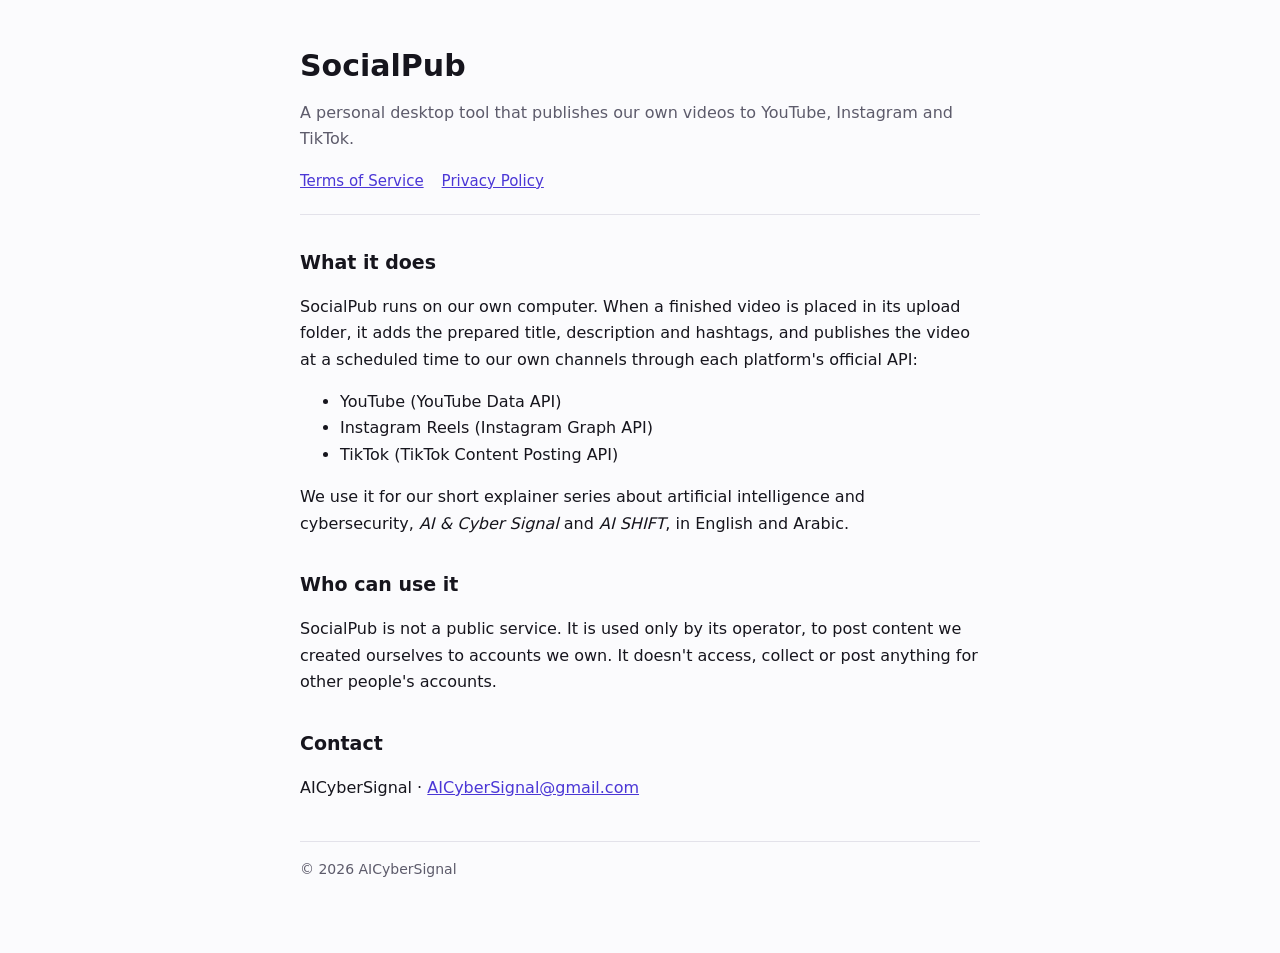
<file: index.html>
<!doctype html>
<html lang="en">
<head>
<meta charset="utf-8">
<meta name="viewport" content="width=device-width, initial-scale=1">
<title>SocialPub</title>
<link rel="stylesheet" href="style.css">
</head>
<body>
<main>
  <header>
    <h1>SocialPub</h1>
    <p class="muted">A personal desktop tool that publishes our own videos to YouTube, Instagram and TikTok.</p>
    <nav><a href="terms.html">Terms of Service</a><a href="privacy.html">Privacy Policy</a></nav>
  </header>

  <h2>What it does</h2>
  <p>SocialPub runs on our own computer. When a finished video is placed in its upload folder, it adds
  the prepared title, description and hashtags, and publishes the video at a scheduled time to our own
  channels through each platform's official API:</p>
  <ul>
    <li>YouTube (YouTube Data API)</li>
    <li>Instagram Reels (Instagram Graph API)</li>
    <li>TikTok (TikTok Content Posting API)</li>
  </ul>
  <p>We use it for our short explainer series about artificial intelligence and cybersecurity,
  <em>AI &amp; Cyber Signal</em> and <em>AI SHIFT</em>, in English and Arabic.</p>

  <h2>Who can use it</h2>
  <p>SocialPub is not a public service. It is used only by its operator, to post content we created
  ourselves to accounts we own. It doesn't access, collect or post anything for other people's accounts.</p>

  <h2>Contact</h2>
  <p>AICyberSignal · <a href="mailto:AICyberSignal@gmail.com">AICyberSignal@gmail.com</a></p>

  <footer>© 2026 AICyberSignal</footer>
</main>
</body>
</html>
</file>
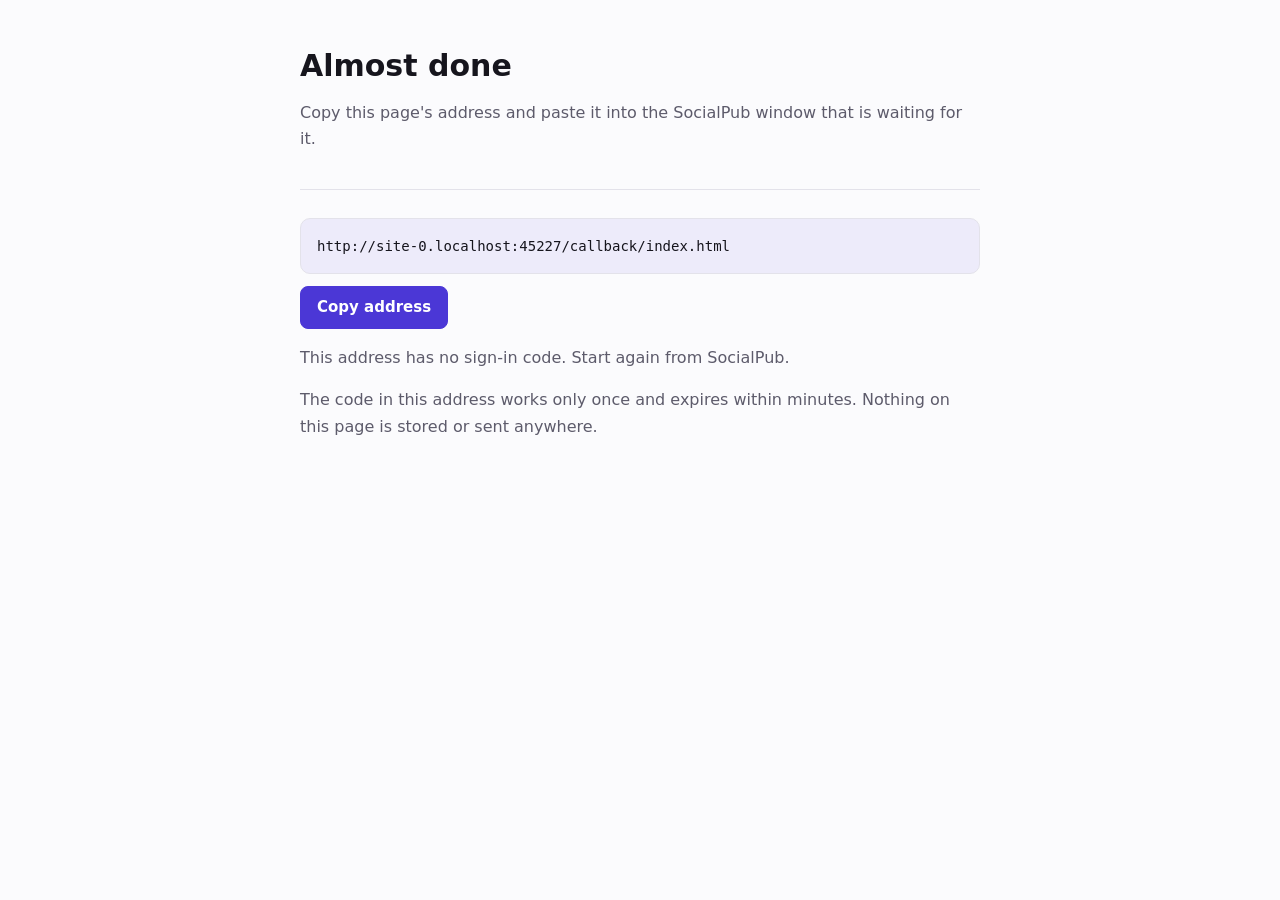
<file: callback/index.html>
<!doctype html>
<html lang="en">
<head>
<meta charset="utf-8">
<meta name="viewport" content="width=device-width, initial-scale=1">
<meta name="robots" content="noindex">
<meta name="referrer" content="no-referrer">
<title>SocialPub sign-in</title>
<link rel="stylesheet" href="../style.css">
</head>
<body>
<main>
  <header>
    <h1>Almost done</h1>
    <p class="muted">Copy this page's address and paste it into the SocialPub window that is waiting for it.</p>
  </header>
  <div class="box"><span class="url" id="url"></span></div>
  <button type="button" id="copy">Copy address</button>
  <p class="muted" id="note"></p>
  <p class="muted">The code in this address works only once and expires within minutes. Nothing on this
  page is stored or sent anywhere.</p>
</main>
<script>
  const url = location.href;
  document.getElementById('url').textContent = url;
  if (!new URLSearchParams(location.search).has('code')) {
    document.getElementById('note').textContent = 'This address has no sign-in code. Start again from SocialPub.';
  }
  document.getElementById('copy').addEventListener('click', async (e) => {
    try { await navigator.clipboard.writeText(url); e.target.textContent = 'Copied'; }
    catch { getSelection().selectAllChildren(document.getElementById('url')); e.target.textContent = 'Press Ctrl+C'; }
  });
</script>
</body>
</html>
</file>
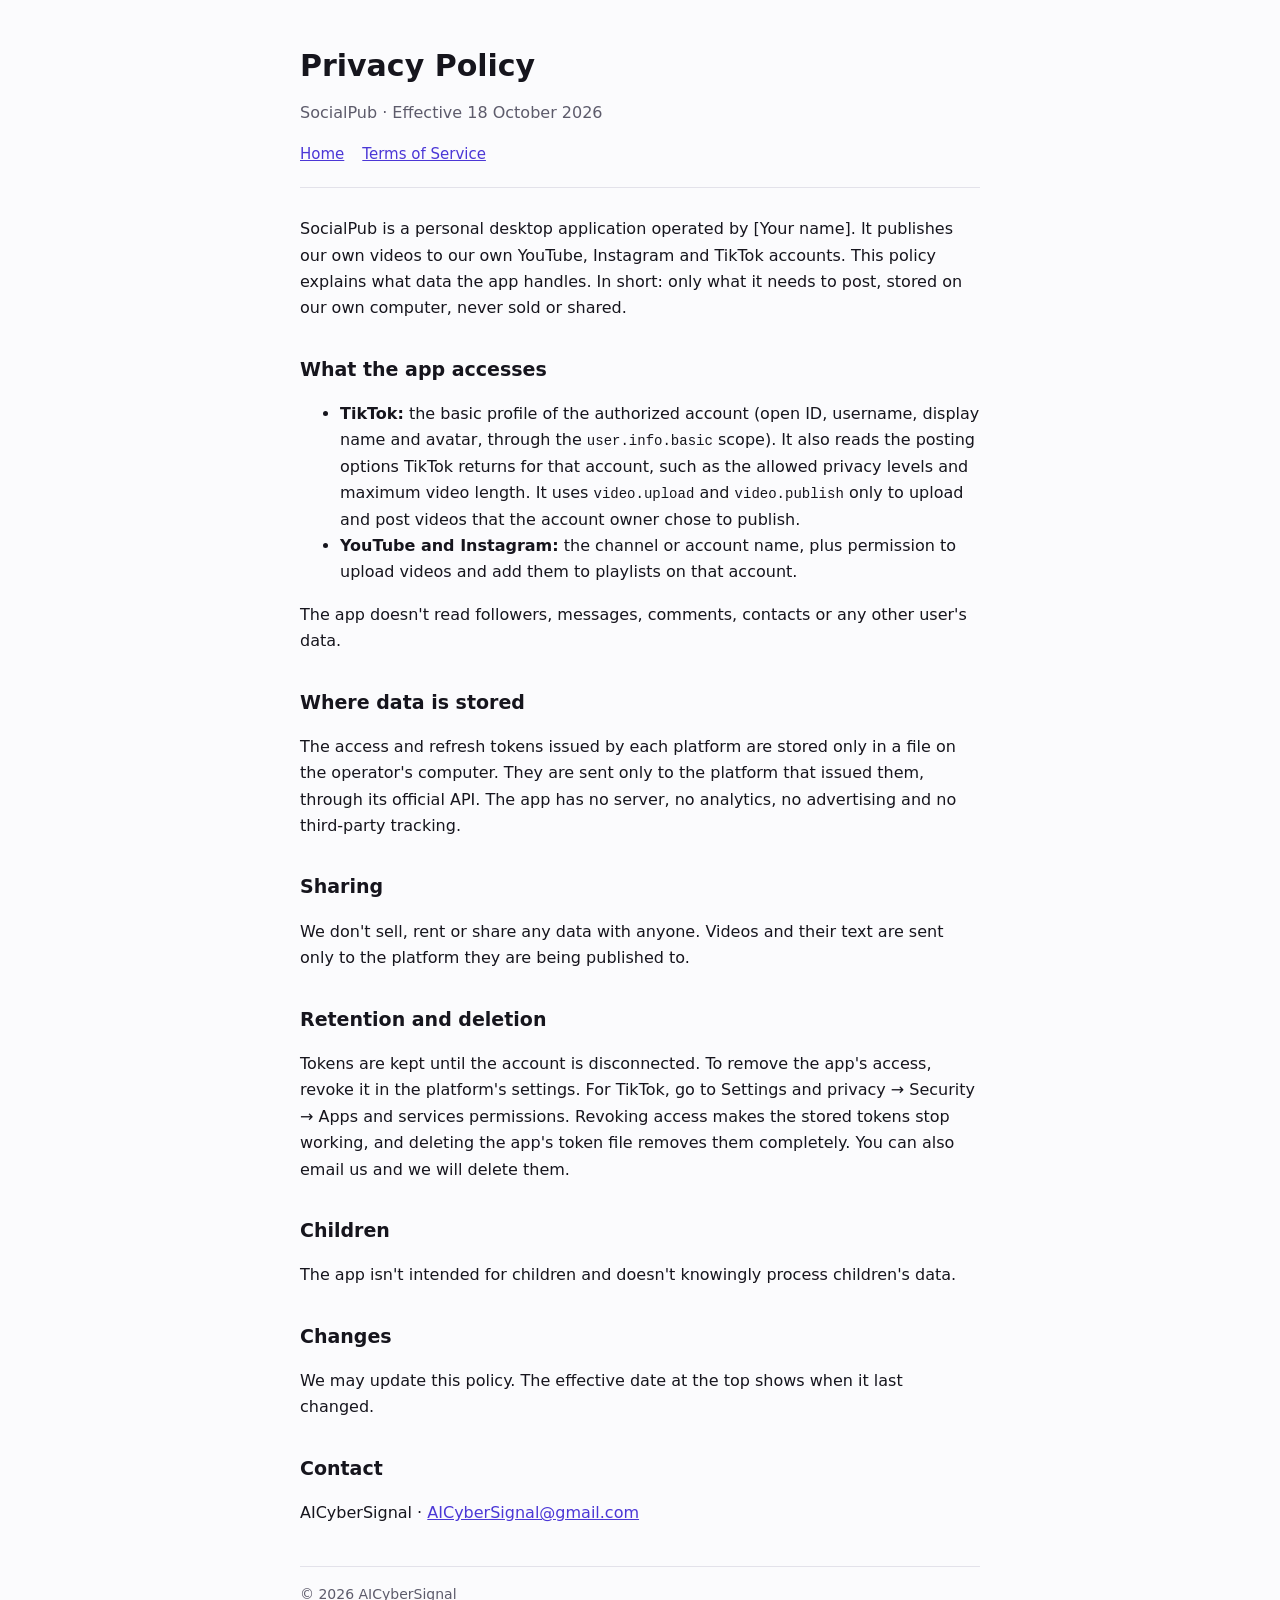
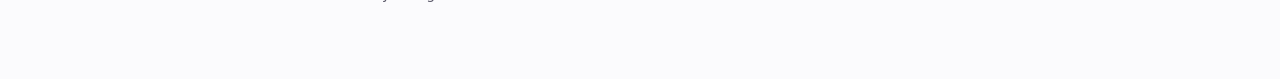
<file: privacy.html>
<!doctype html>
<html lang="en">
<head>
<meta charset="utf-8">
<meta name="viewport" content="width=device-width, initial-scale=1">
<title>SocialPub Privacy Policy</title>
<link rel="stylesheet" href="style.css">
</head>
<body>
<main>
  <header>
    <h1>Privacy Policy</h1>
    <p class="muted">SocialPub · Effective 18 October 2026</p>
    <nav><a href="index.html">Home</a><a href="terms.html">Terms of Service</a></nav>
  </header>

  <p>SocialPub is a personal desktop application operated by [Your name]. It publishes our own videos to
  our own YouTube, Instagram and TikTok accounts. This policy explains what data the app handles. In short:
  only what it needs to post, stored on our own computer, never sold or shared.</p>

  <h2>What the app accesses</h2>
  <ul>
    <li><strong>TikTok:</strong> the basic profile of the authorized account (open ID, username, display
    name and avatar, through the <code>user.info.basic</code> scope). It also reads the posting options
    TikTok returns for that account, such as the allowed privacy levels and maximum video length. It uses
    <code>video.upload</code> and <code>video.publish</code> only to upload and post videos that the account
    owner chose to publish.</li>
    <li><strong>YouTube and Instagram:</strong> the channel or account name, plus permission to upload
    videos and add them to playlists on that account.</li>
  </ul>
  <p>The app doesn't read followers, messages, comments, contacts or any other user's data.</p>

  <h2>Where data is stored</h2>
  <p>The access and refresh tokens issued by each platform are stored only in a file on the operator's
  computer. They are sent only to the platform that issued them, through its official API. The app has
  no server, no analytics, no advertising and no third-party tracking.</p>

  <h2>Sharing</h2>
  <p>We don't sell, rent or share any data with anyone. Videos and their text are sent only to the
  platform they are being published to.</p>

  <h2>Retention and deletion</h2>
  <p>Tokens are kept until the account is disconnected. To remove the app's access, revoke it in the
  platform's settings. For TikTok, go to Settings and privacy → Security → Apps and services permissions.
  Revoking access makes the stored tokens stop working, and deleting the app's token file removes them
  completely. You can also email us and we will delete them.</p>

  <h2>Children</h2>
  <p>The app isn't intended for children and doesn't knowingly process children's data.</p>

  <h2>Changes</h2>
  <p>We may update this policy. The effective date at the top shows when it last changed.</p>

  <h2>Contact</h2>
  <p>AICyberSignal · <a href="mailto:AICyberSignal@gmail.com">AICyberSignal@gmail.com</a></p>

  <footer>© 2026 AICyberSignal</footer>
</main>
</body>
</html>
</file>
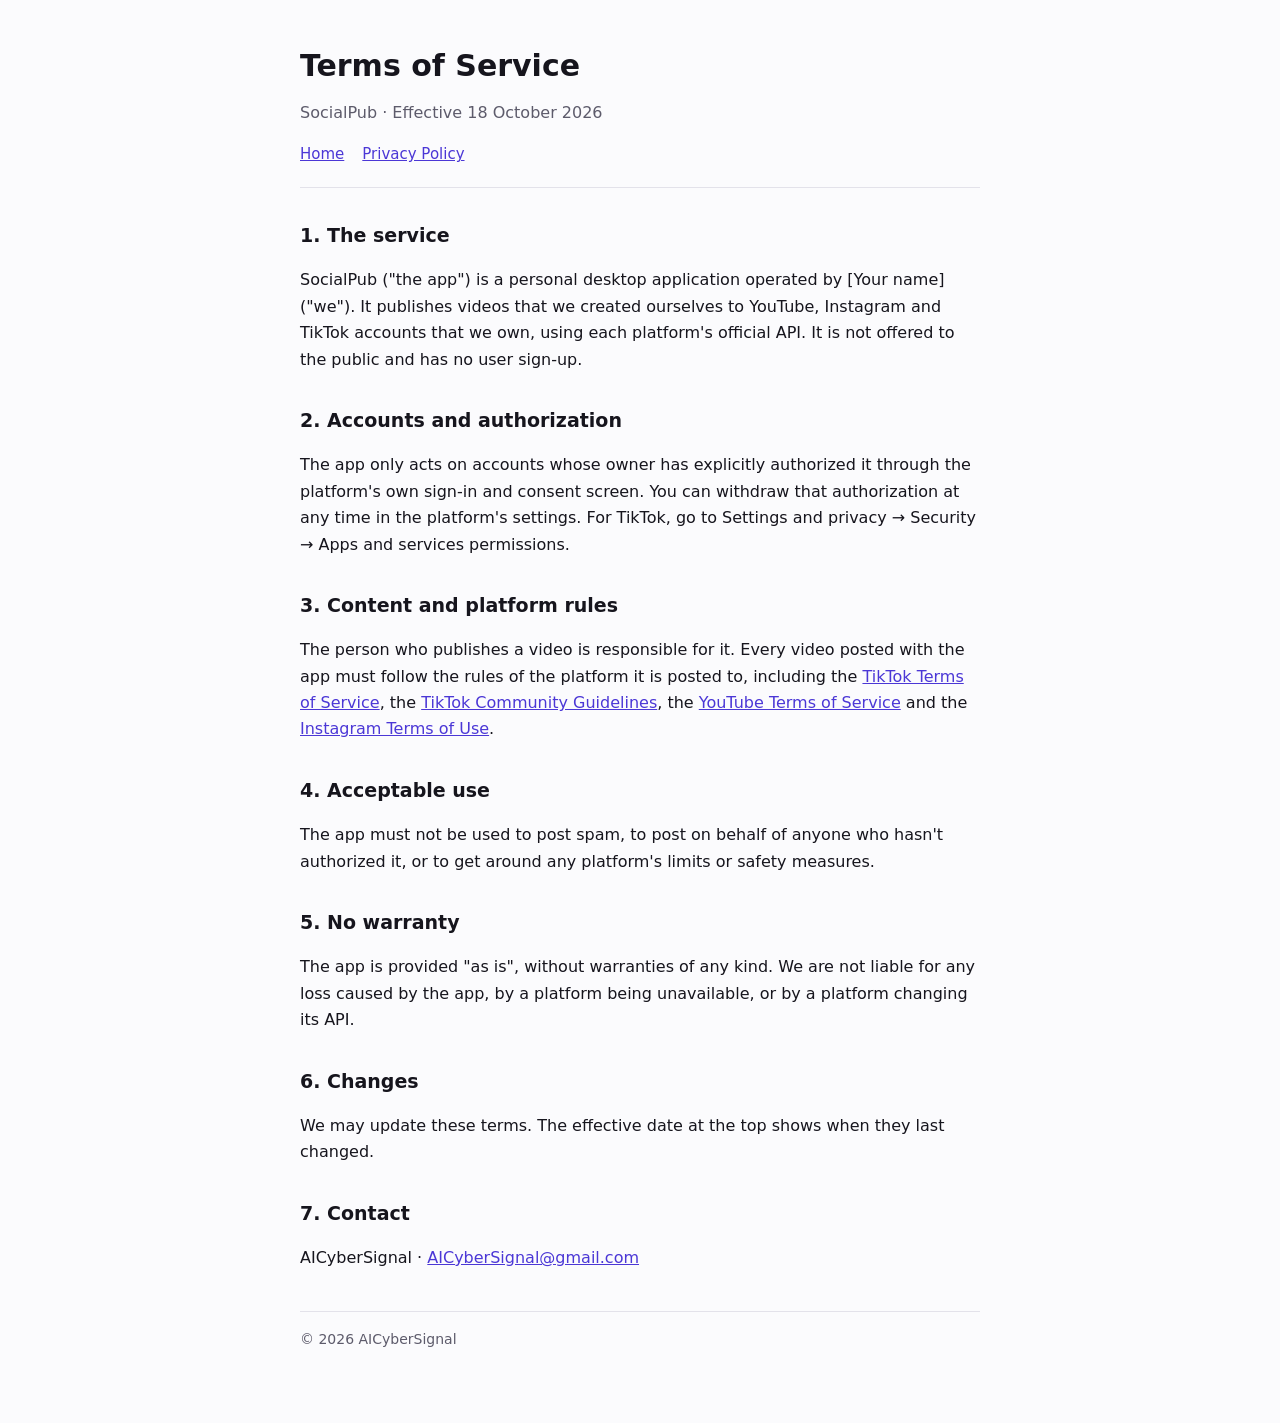
<file: terms.html>
<!doctype html>
<html lang="en">
<head>
<meta charset="utf-8">
<meta name="viewport" content="width=device-width, initial-scale=1">
<title>SocialPub Terms of Service</title>
<link rel="stylesheet" href="style.css">
</head>
<body>
<main>
  <header>
    <h1>Terms of Service</h1>
    <p class="muted">SocialPub · Effective 18 October 2026</p>
    <nav><a href="index.html">Home</a><a href="privacy.html">Privacy Policy</a></nav>
  </header>

  <h2>1. The service</h2>
  <p>SocialPub ("the app") is a personal desktop application operated by [Your name] ("we"). It
  publishes videos that we created ourselves to YouTube, Instagram and TikTok accounts that we own,
  using each platform's official API. It is not offered to the public and has no user sign-up.</p>

  <h2>2. Accounts and authorization</h2>
  <p>The app only acts on accounts whose owner has explicitly authorized it through the platform's own
  sign-in and consent screen. You can withdraw that authorization at any time in the platform's settings.
  For TikTok, go to Settings and privacy → Security → Apps and services permissions.</p>

  <h2>3. Content and platform rules</h2>
  <p>The person who publishes a video is responsible for it. Every video posted with the app must follow
  the rules of the platform it is posted to, including the
  <a href="https://www.tiktok.com/legal/terms-of-service">TikTok Terms of Service</a>, the
  <a href="https://www.tiktok.com/community-guidelines">TikTok Community Guidelines</a>, the
  <a href="https://www.youtube.com/t/terms">YouTube Terms of Service</a> and the
  <a href="https://help.instagram.com/581066165581870">Instagram Terms of Use</a>.</p>

  <h2>4. Acceptable use</h2>
  <p>The app must not be used to post spam, to post on behalf of anyone who hasn't authorized it, or to
  get around any platform's limits or safety measures.</p>

  <h2>5. No warranty</h2>
  <p>The app is provided "as is", without warranties of any kind. We are not liable for any loss caused by
  the app, by a platform being unavailable, or by a platform changing its API.</p>

  <h2>6. Changes</h2>
  <p>We may update these terms. The effective date at the top shows when they last changed.</p>

  <h2>7. Contact</h2>
  <p>AICyberSignal · <a href="mailto:AICyberSignal@gmail.com">AICyberSignal@gmail.com</a></p>

  <footer>© 2026 AICyberSignal</footer>
</main>
</body>
</html>
</file>
<file: style.css>
:root { --bg: #fbfbfd; --ink: #16151d; --muted: #5d5b6b; --line: #e3e2ea; --accent: #4b37d6; --on-accent: #ffffff; }
@media (prefers-color-scheme: dark) {
  :root { --bg: #111017; --ink: #ecebf3; --muted: #a09eb0; --line: #2a2836; --accent: #a594ff; --on-accent: #111017; }
}
* { box-sizing: border-box; }
body { margin: 0; background: var(--bg); color: var(--ink); font: 16px/1.65 "Segoe UI", system-ui, -apple-system, sans-serif; }
main { max-width: 720px; margin: 0 auto; padding: 48px 20px 72px; }
header { border-bottom: 1px solid var(--line); padding-bottom: 20px; margin-bottom: 28px; }
h1 { font-size: 30px; line-height: 1.2; margin: 0 0 8px; }
h2 { font-size: 19px; margin: 32px 0 8px; }
p, li { color: var(--ink); }
.muted { color: var(--muted); }
a { color: var(--accent); }
nav { display: flex; gap: 18px; flex-wrap: wrap; font-size: 15px; margin-top: 12px; }
footer { border-top: 1px solid var(--line); margin-top: 40px; padding-top: 16px; font-size: 14px; color: var(--muted); }
code, .url { font-family: Consolas, ui-monospace, monospace; font-size: 14px; overflow-wrap: anywhere; }
.box { border: 1px solid var(--line); border-radius: 10px; padding: 14px 16px; background: color-mix(in srgb, var(--bg) 92%, var(--accent)); }
button { font: inherit; font-size: 15px; font-weight: 600; padding: 8px 16px; border-radius: 8px; border: 1px solid var(--accent); background: var(--accent); color: var(--on-accent); cursor: pointer; margin-top: 12px; }
</file>
